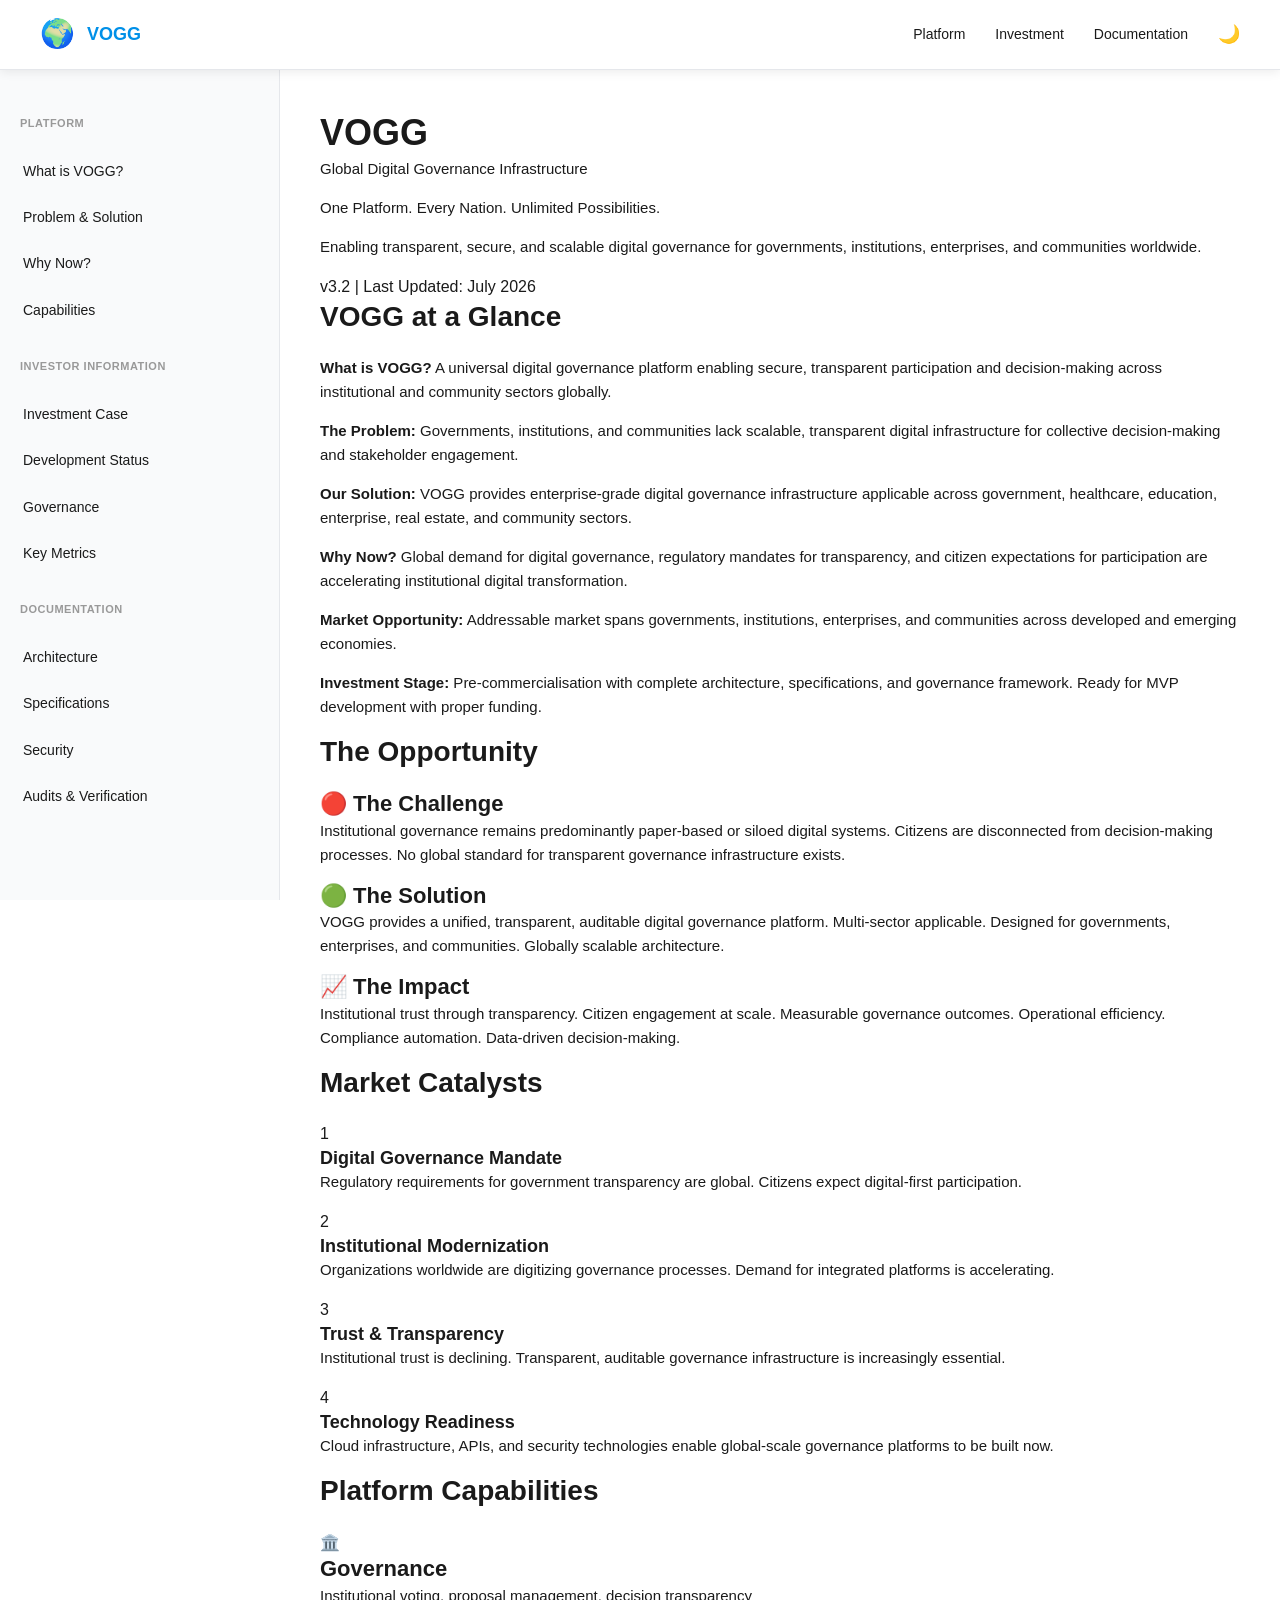
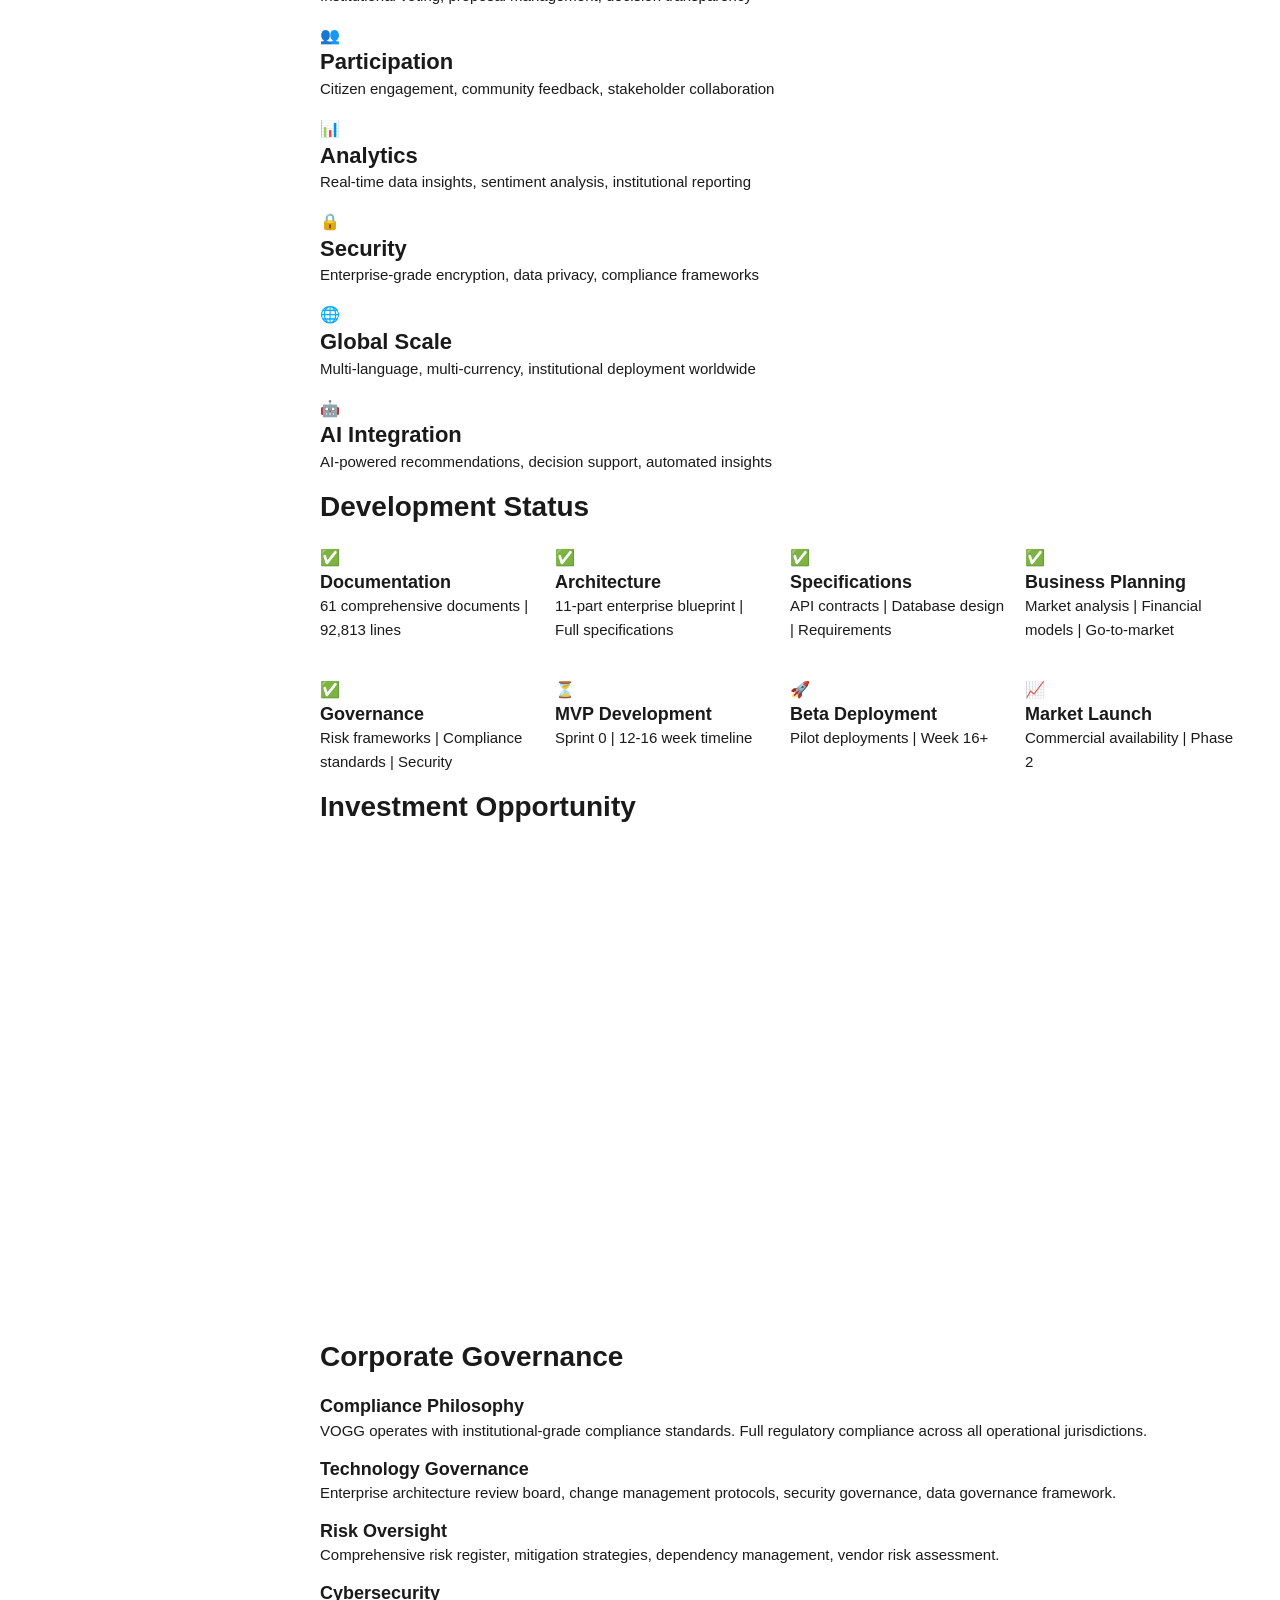
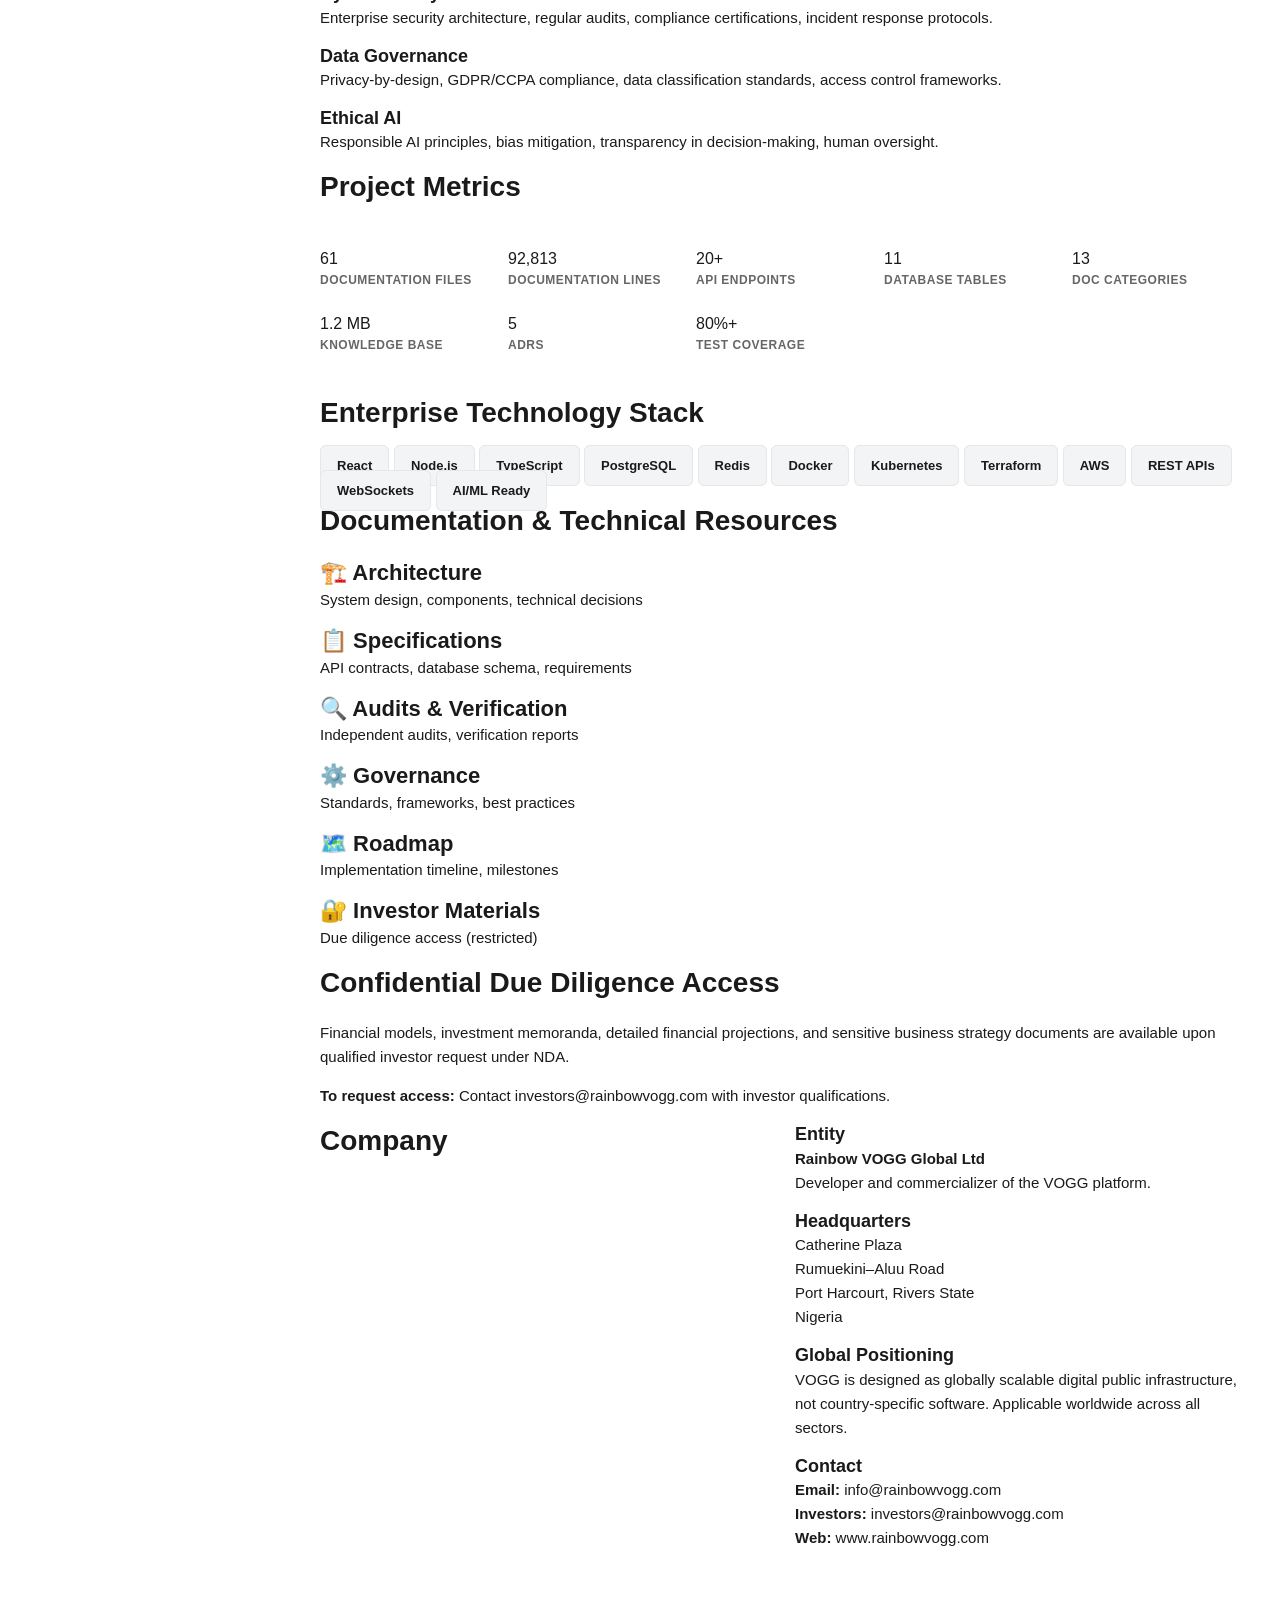
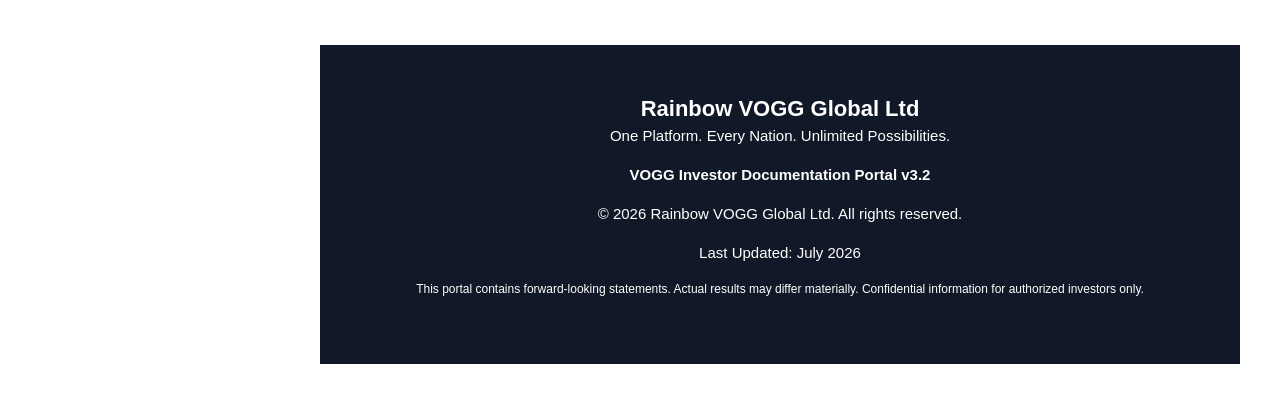
<file: index.html>
<!DOCTYPE html>
<html lang="en">
<head>
    <meta charset="UTF-8">
    <meta name="viewport" content="width=device-width, initial-scale=1.0">
    <meta name="description" content="VOGG - Global Digital Governance Platform. Institutional investor documentation portal.">
    <meta name="keywords" content="VOGG, digital governance, civic technology, institutional investment, DFI">
    <title>VOGG Investor Portal v3.2 | Global Digital Governance Platform</title>
    <link rel="stylesheet" href="assets/css/investor-style.css">
</head>
<body>
    <!-- Navigation Bar -->
    <nav class="navbar">
        <a href="/" class="navbar-brand">
            <span>🌍</span>
            <span>VOGG</span>
        </a>
        <div class="navbar-menu">
            <a href="#what-is-vogg">Platform</a>
            <a href="#why-invest">Investment</a>
            <a href="#documentation">Documentation</a>
            <button class="theme-toggle" id="theme-toggle" title="Toggle Dark Mode">🌙</button>
        </div>
    </nav>

    <!-- Sidebar Navigation -->
    <aside class="sidebar">
        <div class="sidebar-section-title">PLATFORM</div>
        <div class="sidebar-item" onclick="scrollTo('#what-is-vogg')">What is VOGG?</div>
        <div class="sidebar-item" onclick="scrollTo('#problem-solution')">Problem & Solution</div>
        <div class="sidebar-item" onclick="scrollTo('#why-now')">Why Now?</div>
        <div class="sidebar-item" onclick="scrollTo('#capabilities')">Capabilities</div>
        
        <div class="sidebar-section-title">INVESTOR INFORMATION</div>
        <div class="sidebar-item" onclick="scrollTo('#why-invest')">Investment Case</div>
        <div class="sidebar-item" onclick="scrollTo('#development-status')">Development Status</div>
        <div class="sidebar-item" onclick="scrollTo('#governance')">Governance</div>
        <div class="sidebar-item" onclick="scrollTo('#metrics')">Key Metrics</div>
        
        <div class="sidebar-section-title">DOCUMENTATION</div>
        <div class="sidebar-item" onclick="navigateTo('pages/architecture.html')">Architecture</div>
        <div class="sidebar-item" onclick="navigateTo('pages/specifications.html')">Specifications</div>
        <div class="sidebar-item" onclick="navigateTo('pages/security.html')">Security</div>
        <div class="sidebar-item" onclick="navigateTo('pages/audits.html')">Audits & Verification</div>
    </aside>

    <!-- Main Content -->
    <main class="main-content">
        <div class="container">
            <!-- Hero Section -->
            <div class="hero-section">
                <h1>VOGG</h1>
                <p class="hero-subtitle">Global Digital Governance Infrastructure</p>
                <p class="hero-tagline">One Platform. Every Nation. Unlimited Possibilities.</p>
                <p class="hero-description">
                    Enabling transparent, secure, and scalable digital governance for governments, institutions, enterprises, and communities worldwide.
                </p>
                <div class="hero-version">v3.2 | Last Updated: July 2026</div>
            </div>

            <!-- 60-Second Executive Summary -->
            <section id="what-is-vogg" class="executive-summary">
                <h2>VOGG at a Glance</h2>
                <p><strong>What is VOGG?</strong> A universal digital governance platform enabling secure, transparent participation and decision-making across institutional and community sectors globally.</p>
                
                <p><strong>The Problem:</strong> Governments, institutions, and communities lack scalable, transparent digital infrastructure for collective decision-making and stakeholder engagement.</p>
                
                <p><strong>Our Solution:</strong> VOGG provides enterprise-grade digital governance infrastructure applicable across government, healthcare, education, enterprise, real estate, and community sectors.</p>
                
                <p><strong>Why Now?</strong> Global demand for digital governance, regulatory mandates for transparency, and citizen expectations for participation are accelerating institutional digital transformation.</p>
                
                <p><strong>Market Opportunity:</strong> Addressable market spans governments, institutions, enterprises, and communities across developed and emerging economies.</p>
                
                <p><strong>Investment Stage:</strong> Pre-commercialisation with complete architecture, specifications, and governance framework. Ready for MVP development with proper funding.</p>
            </section>

            <!-- Problem & Solution -->
            <section id="problem-solution" class="section-cards">
                <h2>The Opportunity</h2>
                <div class="card-grid">
                    <div class="solution-card">
                        <h3>🔴 The Challenge</h3>
                        <p>Institutional governance remains predominantly paper-based or siloed digital systems. Citizens are disconnected from decision-making processes. No global standard for transparent governance infrastructure exists.</p>
                    </div>
                    <div class="solution-card">
                        <h3>🟢 The Solution</h3>
                        <p>VOGG provides a unified, transparent, auditable digital governance platform. Multi-sector applicable. Designed for governments, enterprises, and communities. Globally scalable architecture.</p>
                    </div>
                    <div class="solution-card">
                        <h3>📈 The Impact</h3>
                        <p>Institutional trust through transparency. Citizen engagement at scale. Measurable governance outcomes. Operational efficiency. Compliance automation. Data-driven decision-making.</p>
                    </div>
                </div>
            </section>

            <!-- Why Now -->
            <section id="why-now">
                <h2>Market Catalysts</h2>
                <div class="catalyst-list">
                    <div class="catalyst-item">
                        <span class="catalyst-number">1</span>
                        <h4>Digital Governance Mandate</h4>
                        <p>Regulatory requirements for government transparency are global. Citizens expect digital-first participation.</p>
                    </div>
                    <div class="catalyst-item">
                        <span class="catalyst-number">2</span>
                        <h4>Institutional Modernization</h4>
                        <p>Organizations worldwide are digitizing governance processes. Demand for integrated platforms is accelerating.</p>
                    </div>
                    <div class="catalyst-item">
                        <span class="catalyst-number">3</span>
                        <h4>Trust & Transparency</h4>
                        <p>Institutional trust is declining. Transparent, auditable governance infrastructure is increasingly essential.</p>
                    </div>
                    <div class="catalyst-item">
                        <span class="catalyst-number">4</span>
                        <h4>Technology Readiness</h4>
                        <p>Cloud infrastructure, APIs, and security technologies enable global-scale governance platforms to be built now.</p>
                    </div>
                </div>
            </section>

            <!-- Platform Capabilities -->
            <section id="capabilities">
                <h2>Platform Capabilities</h2>
                <div class="capabilities-grid">
                    <div class="capability-card">
                        <div class="capability-icon">🏛️</div>
                        <h3>Governance</h3>
                        <p>Institutional voting, proposal management, decision transparency</p>
                    </div>
                    <div class="capability-card">
                        <div class="capability-icon">👥</div>
                        <h3>Participation</h3>
                        <p>Citizen engagement, community feedback, stakeholder collaboration</p>
                    </div>
                    <div class="capability-card">
                        <div class="capability-icon">📊</div>
                        <h3>Analytics</h3>
                        <p>Real-time data insights, sentiment analysis, institutional reporting</p>
                    </div>
                    <div class="capability-card">
                        <div class="capability-icon">🔒</div>
                        <h3>Security</h3>
                        <p>Enterprise-grade encryption, data privacy, compliance frameworks</p>
                    </div>
                    <div class="capability-card">
                        <div class="capability-icon">🌐</div>
                        <h3>Global Scale</h3>
                        <p>Multi-language, multi-currency, institutional deployment worldwide</p>
                    </div>
                    <div class="capability-card">
                        <div class="capability-icon">🤖</div>
                        <h3>AI Integration</h3>
                        <p>AI-powered recommendations, decision support, automated insights</p>
                    </div>
                </div>
            </section>

            <!-- Development Status -->
            <section id="development-status">
                <h2>Development Status</h2>
                <div class="status-grid">
                    <div class="status-item completed">
                        <div class="status-check">✅</div>
                        <h4>Documentation</h4>
                        <p>61 comprehensive documents | 92,813 lines</p>
                    </div>
                    <div class="status-item completed">
                        <div class="status-check">✅</div>
                        <h4>Architecture</h4>
                        <p>11-part enterprise blueprint | Full specifications</p>
                    </div>
                    <div class="status-item completed">
                        <div class="status-check">✅</div>
                        <h4>Specifications</h4>
                        <p>API contracts | Database design | Requirements</p>
                    </div>
                    <div class="status-item completed">
                        <div class="status-check">✅</div>
                        <h4>Business Planning</h4>
                        <p>Market analysis | Financial models | Go-to-market</p>
                    </div>
                    <div class="status-item completed">
                        <div class="status-check">✅</div>
                        <h4>Governance</h4>
                        <p>Risk frameworks | Compliance standards | Security</p>
                    </div>
                    <div class="status-item pending">
                        <div class="status-check">⏳</div>
                        <h4>MVP Development</h4>
                        <p>Sprint 0 | 12-16 week timeline</p>
                    </div>
                    <div class="status-item pending">
                        <div class="status-check">🚀</div>
                        <h4>Beta Deployment</h4>
                        <p>Pilot deployments | Week 16+</p>
                    </div>
                    <div class="status-item pending">
                        <div class="status-check">📈</div>
                        <h4>Market Launch</h4>
                        <p>Commercial availability | Phase 2</p>
                    </div>
                </div>
            </section>

            <!-- Investment Opportunity -->
            <section id="why-invest">
                <h2>Investment Opportunity</h2>
                <div class="investment-grid">
                    <div class="investment-card">
                        <h3>Current Stage</h3>
                        <p><strong>Pre-commercialisation</strong> with complete documentation, architecture, and governance framework ready for MVP development.</p>
                    </div>
                    <div class="investment-card">
                        <h3>Capital Requirement</h3>
                        <p><strong>US$6,000,000</strong> Growth Capital Facility for team assembly, MVP development, beta deployment, and initial market validation.</p>
                    </div>
                    <div class="investment-card">
                        <h3>Use of Proceeds</h3>
                        <p>Engineering (40%) | Infrastructure (25%) | Market Validation (20%) | Operations (15%)</p>
                    </div>
                    <div class="investment-card">
                        <h3>Why Invest</h3>
                        <p>Large TAM, globally scalable model, clear regulatory tailwinds, experienced team, professional execution readiness.</p>
                    </div>
                    <div class="investment-card">
                        <h3>Path to Revenue</h3>
                        <p>SaaS licensing model, transaction fees, premium features, implementation services, long-term institutional contracts.</p>
                    </div>
                    <div class="investment-card">
                        <h3>Due Diligence</h3>
                        <p>Complete technical, financial, and legal documentation available. Independent audit reports. Risk assessments included.</p>
                    </div>
                </div>
            </section>

            <!-- Corporate Governance -->
            <section id="governance">
                <h2>Corporate Governance</h2>
                <div class="governance-framework">
                    <div class="governance-item">
                        <h4>Compliance Philosophy</h4>
                        <p>VOGG operates with institutional-grade compliance standards. Full regulatory compliance across all operational jurisdictions.</p>
                    </div>
                    <div class="governance-item">
                        <h4>Technology Governance</h4>
                        <p>Enterprise architecture review board, change management protocols, security governance, data governance framework.</p>
                    </div>
                    <div class="governance-item">
                        <h4>Risk Oversight</h4>
                        <p>Comprehensive risk register, mitigation strategies, dependency management, vendor risk assessment.</p>
                    </div>
                    <div class="governance-item">
                        <h4>Cybersecurity</h4>
                        <p>Enterprise security architecture, regular audits, compliance certifications, incident response protocols.</p>
                    </div>
                    <div class="governance-item">
                        <h4>Data Governance</h4>
                        <p>Privacy-by-design, GDPR/CCPA compliance, data classification standards, access control frameworks.</p>
                    </div>
                    <div class="governance-item">
                        <h4>Ethical AI</h4>
                        <p>Responsible AI principles, bias mitigation, transparency in decision-making, human oversight.</p>
                    </div>
                </div>
            </section>

            <!-- Key Metrics -->
            <section id="metrics">
                <h2>Project Metrics</h2>
                <div class="metrics-grid">
                    <div class="metric">
                        <div class="metric-value">61</div>
                        <div class="metric-label">Documentation Files</div>
                    </div>
                    <div class="metric">
                        <div class="metric-value">92,813</div>
                        <div class="metric-label">Documentation Lines</div>
                    </div>
                    <div class="metric">
                        <div class="metric-value">20+</div>
                        <div class="metric-label">API Endpoints</div>
                    </div>
                    <div class="metric">
                        <div class="metric-value">11</div>
                        <div class="metric-label">Database Tables</div>
                    </div>
                    <div class="metric">
                        <div class="metric-value">13</div>
                        <div class="metric-label">Doc Categories</div>
                    </div>
                    <div class="metric">
                        <div class="metric-value">1.2 MB</div>
                        <div class="metric-label">Knowledge Base</div>
                    </div>
                    <div class="metric">
                        <div class="metric-value">5</div>
                        <div class="metric-label">ADRs</div>
                    </div>
                    <div class="metric">
                        <div class="metric-value">80%+</div>
                        <div class="metric-label">Test Coverage</div>
                    </div>
                </div>
            </section>

            <!-- Technology Stack -->
            <section>
                <h2>Enterprise Technology Stack</h2>
                <div class="tech-grid">
                    <span class="tech-badge">React</span>
                    <span class="tech-badge">Node.js</span>
                    <span class="tech-badge">TypeScript</span>
                    <span class="tech-badge">PostgreSQL</span>
                    <span class="tech-badge">Redis</span>
                    <span class="tech-badge">Docker</span>
                    <span class="tech-badge">Kubernetes</span>
                    <span class="tech-badge">Terraform</span>
                    <span class="tech-badge">AWS</span>
                    <span class="tech-badge">REST APIs</span>
                    <span class="tech-badge">WebSockets</span>
                    <span class="tech-badge">AI/ML Ready</span>
                </div>
            </section>

            <!-- Documentation Access -->
            <section id="documentation">
                <h2>Documentation & Technical Resources</h2>
                <div class="doc-grid">
                    <div class="doc-item" onclick="navigateTo('pages/architecture.html')">
                        <h3>🏗️ Architecture</h3>
                        <p>System design, components, technical decisions</p>
                    </div>
                    <div class="doc-item" onclick="navigateTo('pages/specifications.html')">
                        <h3>📋 Specifications</h3>
                        <p>API contracts, database schema, requirements</p>
                    </div>
                    <div class="doc-item" onclick="navigateTo('pages/audits.html')">
                        <h3>🔍 Audits & Verification</h3>
                        <p>Independent audits, verification reports</p>
                    </div>
                    <div class="doc-item" onclick="navigateTo('pages/governance.html')">
                        <h3>⚙️ Governance</h3>
                        <p>Standards, frameworks, best practices</p>
                    </div>
                    <div class="doc-item" onclick="navigateTo('pages/roadmap.html')">
                        <h3>🗺️ Roadmap</h3>
                        <p>Implementation timeline, milestones</p>
                    </div>
                    <div class="doc-item" onclick="scrollTo('#data-access')">
                        <h3>🔐 Investor Materials</h3>
                        <p>Due diligence access (restricted)</p>
                    </div>
                </div>
            </section>

            <!-- Restricted Data Access Info -->
            <section id="data-access" class="restricted-info">
                <h2>Confidential Due Diligence Access</h2>
                <p>Financial models, investment memoranda, detailed financial projections, and sensitive business strategy documents are available upon qualified investor request under NDA.</p>
                <p><strong>To request access:</strong> Contact investors@rainbowvogg.com with investor qualifications.</p>
            </section>

            <!-- Company Information -->
            <section class="company-info">
                <h2>Company</h2>
                <div class="company-grid">
                    <div class="company-item">
                        <h4>Entity</h4>
                        <p><strong>Rainbow VOGG Global Ltd</strong><br>Developer and commercializer of the VOGG platform.</p>
                    </div>
                    <div class="company-item">
                        <h4>Headquarters</h4>
                        <p>Catherine Plaza<br>Rumuekini–Aluu Road<br>Port Harcourt, Rivers State<br>Nigeria</p>
                    </div>
                    <div class="company-item">
                        <h4>Global Positioning</h4>
                        <p>VOGG is designed as globally scalable digital public infrastructure, not country-specific software. Applicable worldwide across all sectors.</p>
                    </div>
                    <div class="company-item">
                        <h4>Contact</h4>
                        <p><strong>Email:</strong> info@rainbowvogg.com<br><strong>Investors:</strong> investors@rainbowvogg.com<br><strong>Web:</strong> www.rainbowvogg.com</p>
                    </div>
                </div>
            </section>

            <!-- Footer -->
            <footer>
                <div class="footer-content">
                    <div class="footer-brand">
                        <h3>Rainbow VOGG Global Ltd</h3>
                        <p>One Platform. Every Nation. Unlimited Possibilities.</p>
                    </div>
                    <div class="footer-legal">
                        <p><strong>VOGG Investor Documentation Portal v3.2</strong></p>
                        <p>© 2026 Rainbow VOGG Global Ltd. All rights reserved.</p>
                        <p>Last Updated: July 2026</p>
                        <p style="font-size: 12px; margin-top: 15px;">This portal contains forward-looking statements. Actual results may differ materially. Confidential information for authorized investors only.</p>
                    </div>
                </div>
            </footer>
        </div>
    </main>

    <script src="assets/js/script.js"></script>
</body>
</html>
</file>
<file: assets/css/investor-style.css>
:root {
  --primary: #0090e8;
  --secondary: #5cc928;
  --dark: #080c18;
  --light: #ffffff;
  --gray-50: #f9fafb;
  --gray-100: #f3f4f6;
  --gray-200: #e5e7eb;
  --gray-900: #111827;
  --text-dark: #1a1a1a;
  --text-light: #e0e0e0;
  --success: #10b981;
  --warning: #f59e0b;
}

* {
  margin: 0;
  padding: 0;
  box-sizing: border-box;
}

html {
  scroll-behavior: smooth;
}

body {
  font-family: 'Inter', -apple-system, BlinkMacSystemFont, 'Segoe UI', sans-serif;
  background: var(--light);
  color: var(--text-dark);
  line-height: 1.6;
}

body.dark-mode {
  background: var(--dark);
  color: var(--text-light);
}

/* Navigation */
.navbar {
  position: fixed;
  top: 0;
  left: 0;
  right: 0;
  height: 70px;
  background: var(--light);
  border-bottom: 1px solid var(--gray-200);
  display: flex;
  align-items: center;
  padding: 0 40px;
  z-index: 1000;
  box-shadow: 0 2px 10px rgba(0,0,0,0.08);
}

body.dark-mode .navbar {
  background: #1a1a2e;
  border-bottom-color: #333;
}

.navbar-brand {
  display: flex;
  align-items: center;
  gap: 12px;
  font-weight: 700;
  font-size: 18px;
  color: var(--primary);
  text-decoration: none;
}

.navbar-brand span:first-child {
  font-size: 28px;
}

.navbar-menu {
  margin-left: auto;
  display: flex;
  gap: 30px;
  align-items: center;
}

.navbar-menu a {
  color: var(--text-dark);
  text-decoration: none;
  font-size: 14px;
  font-weight: 500;
  transition: color 0.3s;
}

body.dark-mode .navbar-menu a {
  color: var(--text-light);
}

.navbar-menu a:hover {
  color: var(--primary);
}

.theme-toggle {
  background: none;
  border: none;
  cursor: pointer;
  font-size: 18px;
  color: var(--text-dark);
}

body.dark-mode .theme-toggle {
  color: var(--text-light);
}

/* Sidebar */
.sidebar {
  position: fixed;
  left: 0;
  top: 70px;
  width: 280px;
  height: calc(100vh - 70px);
  background: var(--gray-50);
  border-right: 1px solid var(--gray-200);
  overflow-y: auto;
  padding: 20px 0;
}

body.dark-mode .sidebar {
  background: #1a1a2e;
  border-right-color: #333;
}

.sidebar-item {
  padding: 12px 20px;
  cursor: pointer;
  border-left: 3px solid transparent;
  transition: all 0.3s;
  font-size: 14px;
}

.sidebar-item:hover {
  background: rgba(0,144,232,0.1);
  border-left-color: var(--primary);
}

.sidebar-item.active {
  background: rgba(0,144,232,0.15);
  border-left-color: var(--primary);
  color: var(--primary);
  font-weight: 600;
}

.sidebar-section-title {
  padding: 15px 20px;
  font-weight: 700;
  font-size: 11px;
  text-transform: uppercase;
  color: #999;
  margin-top: 10px;
  letter-spacing: 0.5px;
}

/* Main Content */
.main-content {
  margin-left: 280px;
  margin-top: 70px;
  padding: 0;
}

.container {
  max-width: 1400px;
  margin: 0 auto;
  padding: 40px;
}

/* Hero Section */
.hero-investor {
  background: linear-gradient(135deg, var(--primary) 0%, var(--secondary) 100%);
  color: white;
  padding: 100px 40px;
  text-align: center;
  margin: -40px -40px 60px -40px;
}

.hero-investor h1 {
  font-size: 56px;
  font-weight: 800;
  margin-bottom: 12px;
  letter-spacing: -1px;
}

.hero-investor .subtitle {
  font-size: 24px;
  font-weight: 300;
  margin-bottom: 20px;
  opacity: 0.95;
}

.hero-investor .tagline {
  font-size: 18px;
  opacity: 0.9;
  max-width: 600px;
  margin: 20px auto;
  line-height: 1.6;
}

.hero-investor .institution-note {
  font-size: 14px;
  opacity: 0.85;
  margin-top: 25px;
  padding-top: 25px;
  border-top: 1px solid rgba(255,255,255,0.2);
  max-width: 700px;
  margin-left: auto;
  margin-right: auto;
}

/* Executive Overview */
.executive-overview {
  background: var(--gray-50);
  padding: 50px 40px;
  margin: -40px -40px 60px -40px;
  border-top: 1px solid var(--gray-200);
  border-bottom: 1px solid var(--gray-200);
}

body.dark-mode .executive-overview {
  background: #1a1a2e;
  border-color: #333;
}

.executive-overview h2 {
  font-size: 32px;
  margin-bottom: 30px;
  text-align: center;
}

.executive-grid {
  display: grid;
  grid-template-columns: repeat(auto-fit, minmax(280px, 1fr));
  gap: 30px;
}

.overview-card {
  background: white;
  padding: 30px;
  border-radius: 8px;
  box-shadow: 0 2px 8px rgba(0,0,0,0.1);
}

body.dark-mode .overview-card {
  background: #2a2a3e;
  color: var(--text-light);
}

.overview-card h3 {
  color: var(--primary);
  font-size: 18px;
  margin-bottom: 15px;
  font-weight: 600;
}

.overview-card p {
  font-size: 14px;
  line-height: 1.7;
  color: #666;
}

body.dark-mode .overview-card p {
  color: #ccc;
}

/* Feature Grid */
.feature-grid {
  display: grid;
  grid-template-columns: repeat(auto-fit, minmax(200px, 1fr));
  gap: 20px;
  margin: 40px 0;
}

.feature-card {
  background: white;
  padding: 25px;
  border-radius: 8px;
  text-align: center;
  box-shadow: 0 2px 8px rgba(0,0,0,0.1);
  transition: all 0.3s;
}

body.dark-mode .feature-card {
  background: #2a2a3e;
  color: var(--text-light);
}

.feature-card:hover {
  transform: translateY(-8px);
  box-shadow: 0 8px 20px rgba(0,144,232,0.15);
}

.feature-card-icon {
  font-size: 40px;
  margin-bottom: 12px;
}

.feature-card h3 {
  font-size: 16px;
  font-weight: 600;
  margin-bottom: 8px;
  color: var(--text-dark);
}

body.dark-mode .feature-card h3 {
  color: var(--text-light);
}

.feature-card p {
  font-size: 13px;
  color: #666;
  line-height: 1.6;
}

body.dark-mode .feature-card p {
  color: #aaa;
}

/* Status Section */
.status-section {
  margin: 60px 0;
}

.status-grid {
  display: grid;
  grid-template-columns: repeat(auto-fit, minmax(180px, 1fr));
  gap: 20px;
}

.status-card {
  background: white;
  padding: 25px;
  border-radius: 8px;
  box-shadow: 0 2px 8px rgba(0,0,0,0.1);
}

body.dark-mode .status-card {
  background: #2a2a3e;
}

.status-card h4 {
  font-size: 14px;
  font-weight: 700;
  text-transform: uppercase;
  letter-spacing: 0.5px;
  color: var(--primary);
  margin-bottom: 12px;
}

.status-badge {
  display: inline-block;
  background: var(--success);
  color: white;
  padding: 6px 12px;
  border-radius: 4px;
  font-size: 12px;
  font-weight: 600;
}

.status-badge.pending {
  background: var(--warning);
}

/* Technology Stack */
.tech-stack {
  display: grid;
  grid-template-columns: repeat(auto-fit, minmax(140px, 1fr));
  gap: 15px;
  margin: 30px 0;
}

.tech-badge {
  background: var(--gray-100);
  padding: 12px 16px;
  border-radius: 6px;
  text-align: center;
  font-size: 13px;
  font-weight: 600;
  border: 1px solid var(--gray-200);
  transition: all 0.3s;
}

body.dark-mode .tech-badge {
  background: #2a2a3e;
  border-color: #444;
}

.tech-badge:hover {
  background: var(--primary);
  color: white;
  border-color: var(--primary);
}

/* Metrics Grid */
.metrics-grid {
  display: grid;
  grid-template-columns: repeat(auto-fit, minmax(150px, 1fr));
  gap: 20px;
  margin: 40px 0;
}

.metric-card {
  background: white;
  padding: 25px;
  border-radius: 8px;
  text-align: center;
  box-shadow: 0 2px 8px rgba(0,0,0,0.1);
  border-top: 3px solid var(--primary);
}

body.dark-mode .metric-card {
  background: #2a2a3e;
  border-top-color: var(--primary);
}

.metric-number {
  font-size: 36px;
  font-weight: 800;
  color: var(--primary);
  margin-bottom: 8px;
}

.metric-label {
  font-size: 12px;
  text-transform: uppercase;
  letter-spacing: 0.5px;
  font-weight: 600;
  color: #666;
}

body.dark-mode .metric-label {
  color: #aaa;
}

/* Documentation Grid */
.doc-categories {
  display: grid;
  grid-template-columns: repeat(auto-fit, minmax(200px, 1fr));
  gap: 20px;
  margin: 30px 0;
}

.doc-category {
  background: white;
  padding: 25px;
  border-radius: 8px;
  box-shadow: 0 2px 8px rgba(0,0,0,0.1);
  cursor: pointer;
  transition: all 0.3s;
  border-left: 4px solid var(--primary);
}

body.dark-mode .doc-category {
  background: #2a2a3e;
  color: var(--text-light);
}

.doc-category:hover {
  transform: translateY(-5px);
  box-shadow: 0 8px 16px rgba(0,0,0,0.15);
}

.doc-category-title {
  font-weight: 600;
  margin-bottom: 8px;
  color: var(--primary);
}

.doc-count {
  font-size: 12px;
  color: #999;
}

/* Investment Section */
.investment-section {
  background: var(--gray-50);
  padding: 50px 40px;
  margin: 60px -40px 0 -40px;
  border-top: 1px solid var(--gray-200);
}

body.dark-mode .investment-section {
  background: #1a1a2e;
  border-top-color: #333;
}

.investment-grid {
  display: grid;
  grid-template-columns: repeat(auto-fit, minmax(250px, 1fr));
  gap: 30px;
  margin-top: 30px;
}

.investment-card {
  background: white;
  padding: 30px;
  border-radius: 8px;
  box-shadow: 0 2px 8px rgba(0,0,0,0.1);
}

body.dark-mode .investment-card {
  background: #2a2a3e;
  color: var(--text-light);
}

.investment-card h3 {
  color: var(--primary);
  margin-bottom: 15px;
}

/* Company Section */
.company-section {
  background: white;
  padding: 40px;
  border-radius: 8px;
  margin: 40px 0;
  box-shadow: 0 2px 8px rgba(0,0,0,0.1);
}

body.dark-mode .company-section {
  background: #2a2a3e;
  color: var(--text-light);
}

.company-info {
  display: grid;
  grid-template-columns: repeat(auto-fit, minmax(250px, 1fr));
  gap: 30px;
}

.company-info-item h3 {
  color: var(--primary);
  font-size: 14px;
  text-transform: uppercase;
  margin-bottom: 10px;
  font-weight: 700;
  letter-spacing: 0.5px;
}

.company-info-item p {
  font-size: 15px;
  line-height: 1.6;
}

/* Typography */
h1, h2, h3, h4, h5, h6 {
  line-height: 1.3;
}

h1 { font-size: 36px; font-weight: 800; }
h2 { font-size: 28px; font-weight: 700; margin-bottom: 20px; }
h3 { font-size: 22px; font-weight: 600; }
h4 { font-size: 18px; font-weight: 600; }

p {
  margin-bottom: 15px;
  font-size: 15px;
}

/* Footer */
footer {
  background: var(--gray-900);
  color: white;
  padding: 50px 40px;
  text-align: center;
  margin-top: 80px;
}

body.dark-mode footer {
  background: #0a0a14;
}

footer .company-name {
  font-weight: 700;
  font-size: 16px;
  margin-bottom: 8px;
}

footer .tagline {
  font-size: 14px;
  opacity: 0.8;
  margin-bottom: 20px;
}

footer .footer-links {
  display: flex;
  justify-content: center;
  gap: 30px;
  margin: 20px 0;
  flex-wrap: wrap;
}

footer a {
  color: #0090e8;
  text-decoration: none;
  font-size: 13px;
}

footer a:hover {
  text-decoration: underline;
}

footer .copyright {
  font-size: 12px;
  opacity: 0.6;
  margin-top: 20px;
}

/* Responsive */
@media (max-width: 768px) {
  .sidebar {
    display: none;
  }
  
  .main-content {
    margin-left: 0;
  }
  
  .container {
    padding: 20px;
  }
  
  .hero-investor {
    padding: 50px 20px;
    margin: -20px -20px 40px -20px;
  }
  
  .hero-investor h1 {
    font-size: 36px;
  }
  
  .executive-overview {
    padding: 30px 20px;
    margin: -20px -20px 40px -20px;
  }
}
</file>
